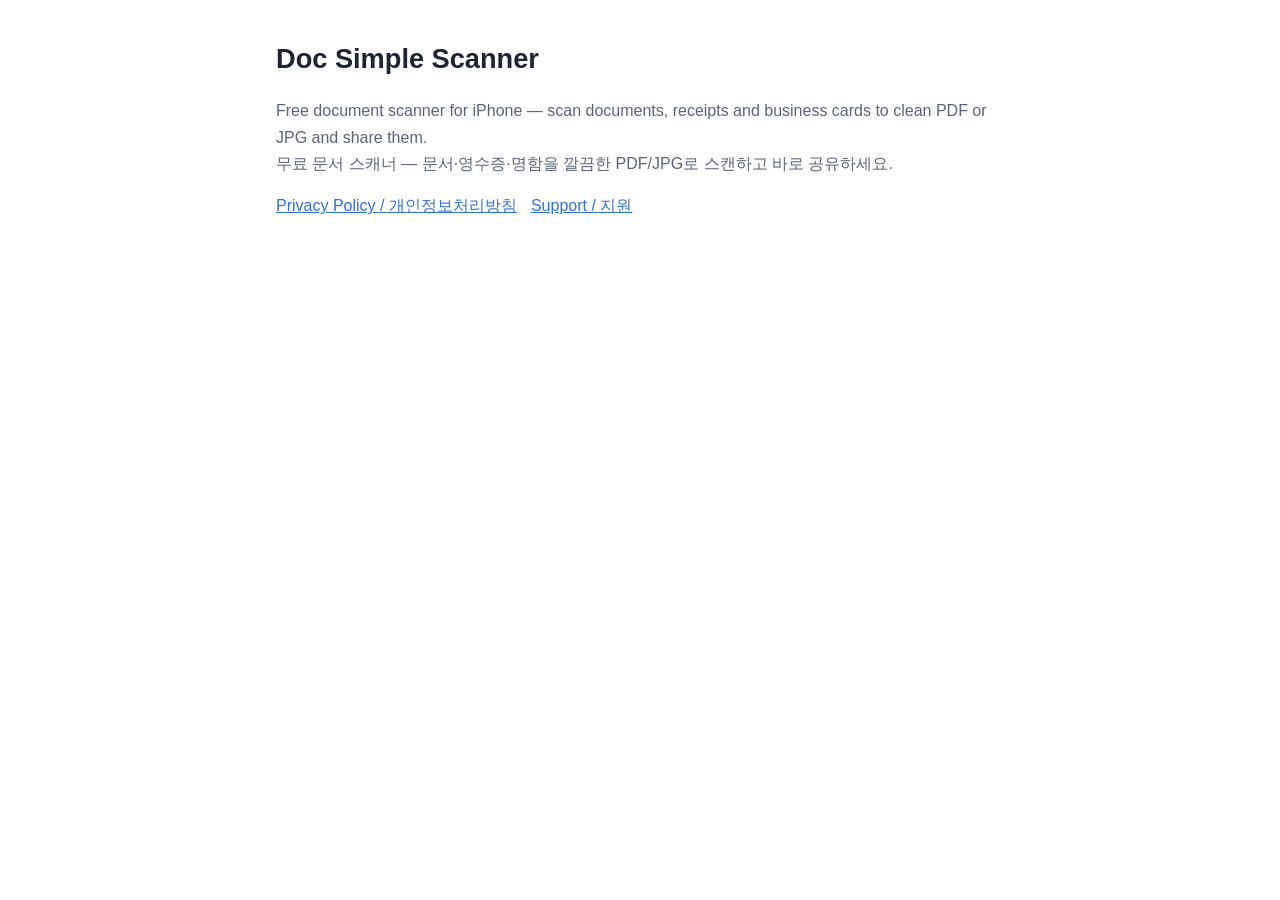
<file: index.html>
<!doctype html>
<html lang="en"><head><meta charset="utf-8"><meta name="viewport" content="width=device-width,initial-scale=1">
<title>Doc Simple Scanner</title><link rel="stylesheet" href="style.css"></head>
<body><main>
<h1>Doc Simple Scanner</h1>
<p class="muted">Free document scanner for iPhone — scan documents, receipts and business cards to clean PDF or JPG and share them.<br>무료 문서 스캐너 — 문서·영수증·명함을 깔끔한 PDF/JPG로 스캔하고 바로 공유하세요.</p>
<nav><a href="privacy.html">Privacy Policy / 개인정보처리방침</a><a href="support.html">Support / 지원</a></nav>
</main></body></html>
</file>
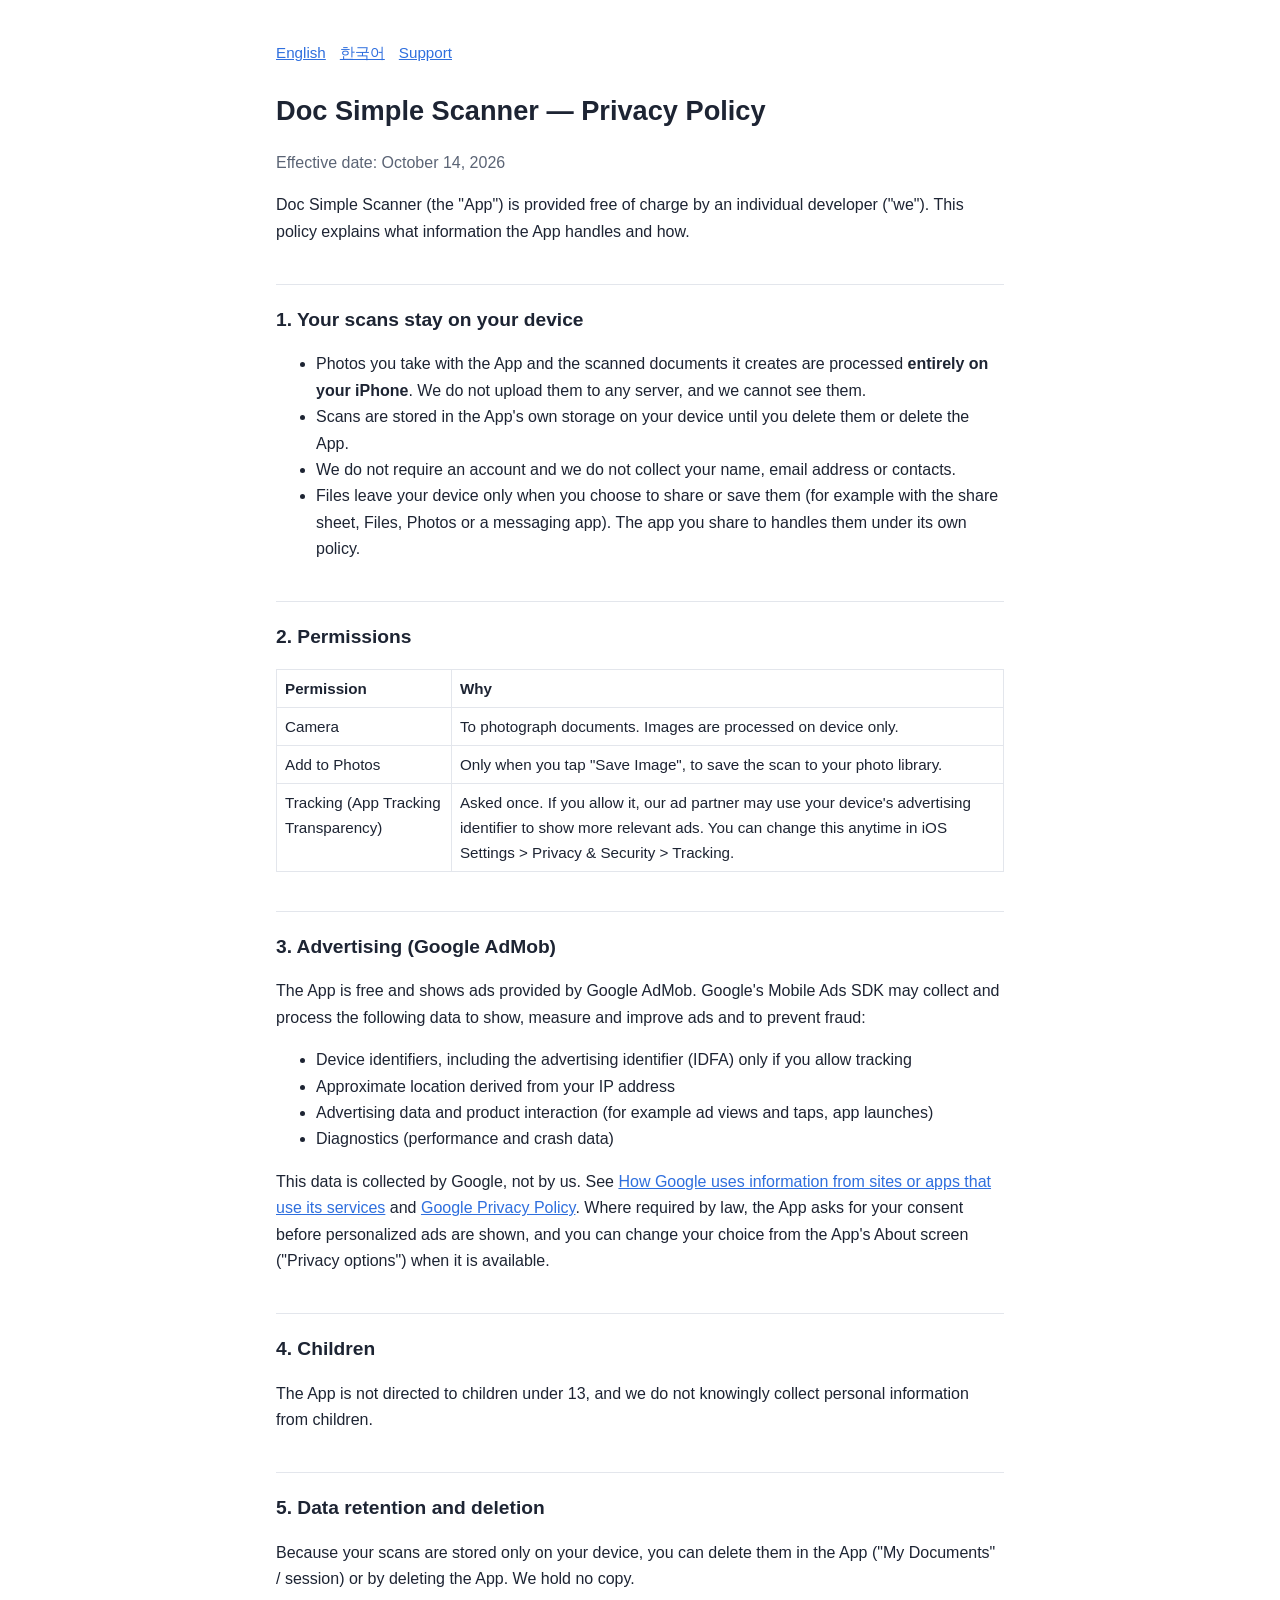
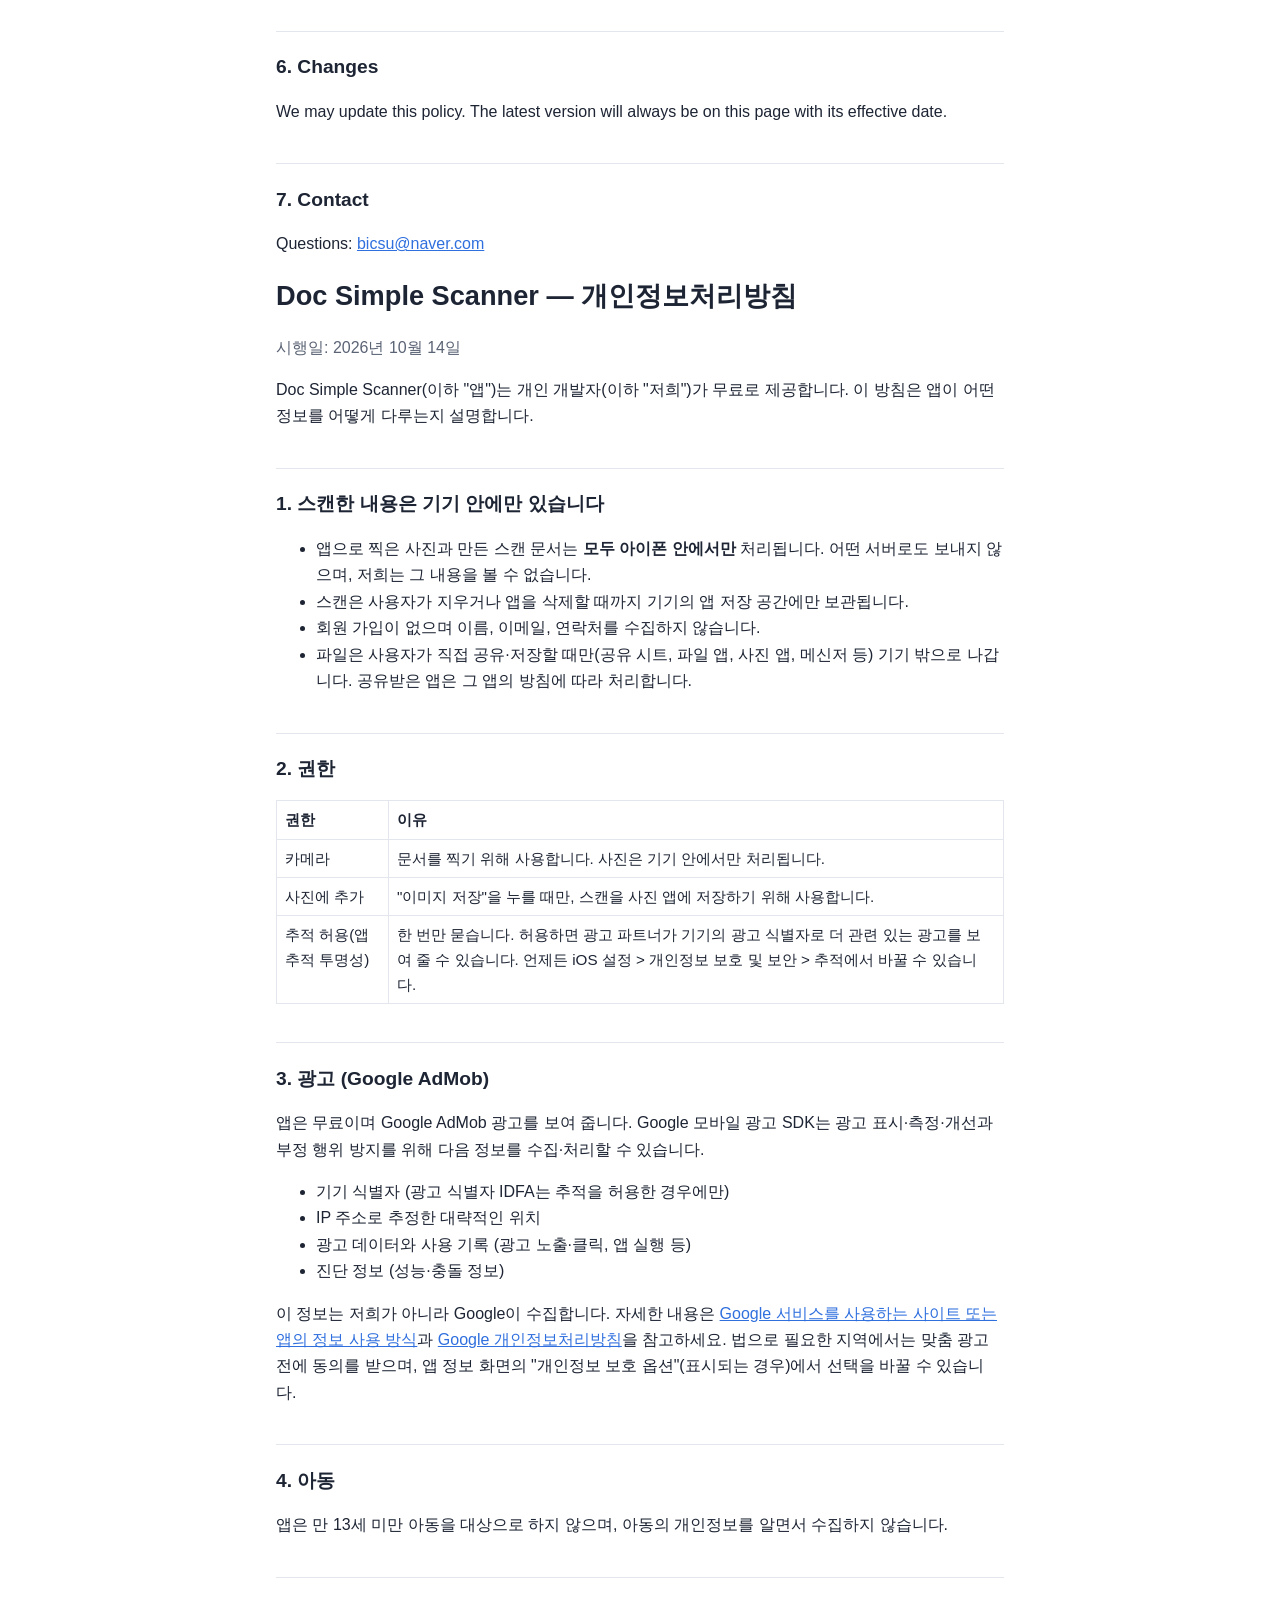
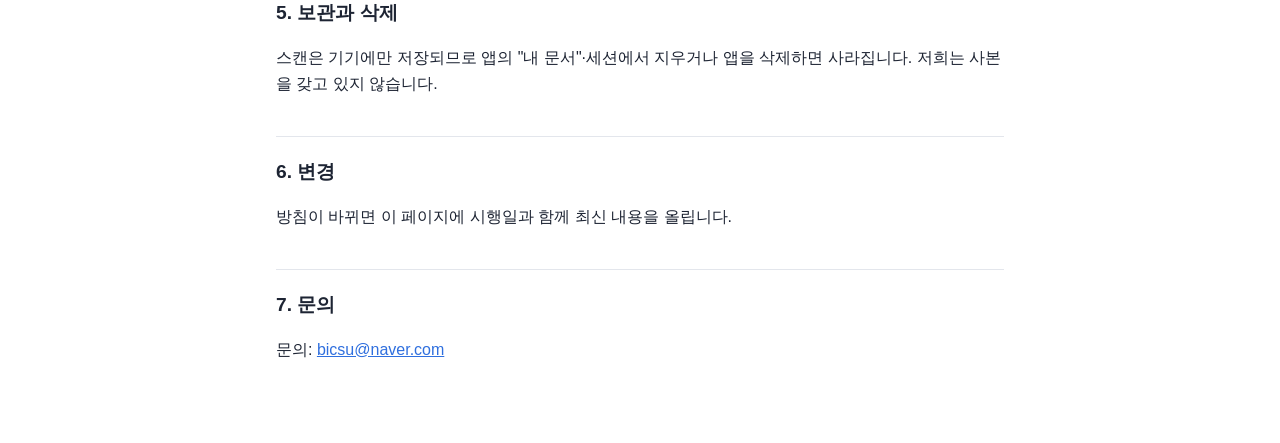
<file: privacy.html>
<!doctype html>
<html lang="en"><head><meta charset="utf-8"><meta name="viewport" content="width=device-width,initial-scale=1">
<title>Privacy Policy</title><link rel="stylesheet" href="style.css"></head>
<body><main>
<nav class="lang"><a href="#en">English</a><a href="#ko">한국어</a><a href="support.html">Support</a></nav>

<section id="en">
<h1>Doc Simple Scanner — Privacy Policy</h1>
<p class="muted">Effective date: October 14, 2026</p>

<p>Doc Simple Scanner (the "App") is provided free of charge by an individual developer ("we"). This policy explains what information the App handles and how.</p>

<h2>1. Your scans stay on your device</h2>
<ul>
<li>Photos you take with the App and the scanned documents it creates are processed <b>entirely on your iPhone</b>. We do not upload them to any server, and we cannot see them.</li>
<li>Scans are stored in the App's own storage on your device until you delete them or delete the App.</li>
<li>We do not require an account and we do not collect your name, email address or contacts.</li>
<li>Files leave your device only when you choose to share or save them (for example with the share sheet, Files, Photos or a messaging app). The app you share to handles them under its own policy.</li>
</ul>

<h2>2. Permissions</h2>
<table>
<tr><th>Permission</th><th>Why</th></tr>
<tr><td>Camera</td><td>To photograph documents. Images are processed on device only.</td></tr>
<tr><td>Add to Photos</td><td>Only when you tap "Save Image", to save the scan to your photo library.</td></tr>
<tr><td>Tracking (App Tracking Transparency)</td><td>Asked once. If you allow it, our ad partner may use your device's advertising identifier to show more relevant ads. You can change this anytime in iOS Settings &gt; Privacy &amp; Security &gt; Tracking.</td></tr>
</table>

<h2>3. Advertising (Google AdMob)</h2>
<p>The App is free and shows ads provided by Google AdMob. Google's Mobile Ads SDK may collect and process the following data to show, measure and improve ads and to prevent fraud:</p>
<ul>
<li>Device identifiers, including the advertising identifier (IDFA) only if you allow tracking</li>
<li>Approximate location derived from your IP address</li>
<li>Advertising data and product interaction (for example ad views and taps, app launches)</li>
<li>Diagnostics (performance and crash data)</li>
</ul>
<p>This data is collected by Google, not by us. See <a href="https://policies.google.com/technologies/partner-sites">How Google uses information from sites or apps that use its services</a> and <a href="https://policies.google.com/privacy">Google Privacy Policy</a>. Where required by law, the App asks for your consent before personalized ads are shown, and you can change your choice from the App's About screen ("Privacy options") when it is available.</p>

<h2>4. Children</h2>
<p>The App is not directed to children under 13, and we do not knowingly collect personal information from children.</p>

<h2>5. Data retention and deletion</h2>
<p>Because your scans are stored only on your device, you can delete them in the App ("My Documents" / session) or by deleting the App. We hold no copy.</p>

<h2>6. Changes</h2>
<p>We may update this policy. The latest version will always be on this page with its effective date.</p>

<h2>7. Contact</h2>
<p>Questions: <a href="mailto:bicsu@naver.com">bicsu@naver.com</a></p>
</section>

<section id="ko">
<h1>Doc Simple Scanner — 개인정보처리방침</h1>
<p class="muted">시행일: 2026년 10월 14일</p>

<p>Doc Simple Scanner(이하 "앱")는 개인 개발자(이하 "저희")가 무료로 제공합니다. 이 방침은 앱이 어떤 정보를 어떻게 다루는지 설명합니다.</p>

<h2>1. 스캔한 내용은 기기 안에만 있습니다</h2>
<ul>
<li>앱으로 찍은 사진과 만든 스캔 문서는 <b>모두 아이폰 안에서만</b> 처리됩니다. 어떤 서버로도 보내지 않으며, 저희는 그 내용을 볼 수 없습니다.</li>
<li>스캔은 사용자가 지우거나 앱을 삭제할 때까지 기기의 앱 저장 공간에만 보관됩니다.</li>
<li>회원 가입이 없으며 이름, 이메일, 연락처를 수집하지 않습니다.</li>
<li>파일은 사용자가 직접 공유·저장할 때만(공유 시트, 파일 앱, 사진 앱, 메신저 등) 기기 밖으로 나갑니다. 공유받은 앱은 그 앱의 방침에 따라 처리합니다.</li>
</ul>

<h2>2. 권한</h2>
<table>
<tr><th>권한</th><th>이유</th></tr>
<tr><td>카메라</td><td>문서를 찍기 위해 사용합니다. 사진은 기기 안에서만 처리됩니다.</td></tr>
<tr><td>사진에 추가</td><td>"이미지 저장"을 누를 때만, 스캔을 사진 앱에 저장하기 위해 사용합니다.</td></tr>
<tr><td>추적 허용(앱 추적 투명성)</td><td>한 번만 묻습니다. 허용하면 광고 파트너가 기기의 광고 식별자로 더 관련 있는 광고를 보여 줄 수 있습니다. 언제든 iOS 설정 &gt; 개인정보 보호 및 보안 &gt; 추적에서 바꿀 수 있습니다.</td></tr>
</table>

<h2>3. 광고 (Google AdMob)</h2>
<p>앱은 무료이며 Google AdMob 광고를 보여 줍니다. Google 모바일 광고 SDK는 광고 표시·측정·개선과 부정 행위 방지를 위해 다음 정보를 수집·처리할 수 있습니다.</p>
<ul>
<li>기기 식별자 (광고 식별자 IDFA는 추적을 허용한 경우에만)</li>
<li>IP 주소로 추정한 대략적인 위치</li>
<li>광고 데이터와 사용 기록 (광고 노출·클릭, 앱 실행 등)</li>
<li>진단 정보 (성능·충돌 정보)</li>
</ul>
<p>이 정보는 저희가 아니라 Google이 수집합니다. 자세한 내용은 <a href="https://policies.google.com/technologies/partner-sites?hl=ko">Google 서비스를 사용하는 사이트 또는 앱의 정보 사용 방식</a>과 <a href="https://policies.google.com/privacy?hl=ko">Google 개인정보처리방침</a>을 참고하세요. 법으로 필요한 지역에서는 맞춤 광고 전에 동의를 받으며, 앱 정보 화면의 "개인정보 보호 옵션"(표시되는 경우)에서 선택을 바꿀 수 있습니다.</p>

<h2>4. 아동</h2>
<p>앱은 만 13세 미만 아동을 대상으로 하지 않으며, 아동의 개인정보를 알면서 수집하지 않습니다.</p>

<h2>5. 보관과 삭제</h2>
<p>스캔은 기기에만 저장되므로 앱의 "내 문서"·세션에서 지우거나 앱을 삭제하면 사라집니다. 저희는 사본을 갖고 있지 않습니다.</p>

<h2>6. 변경</h2>
<p>방침이 바뀌면 이 페이지에 시행일과 함께 최신 내용을 올립니다.</p>

<h2>7. 문의</h2>
<p>문의: <a href="mailto:bicsu@naver.com">bicsu@naver.com</a></p>
</section>
</main></body></html>
</file>
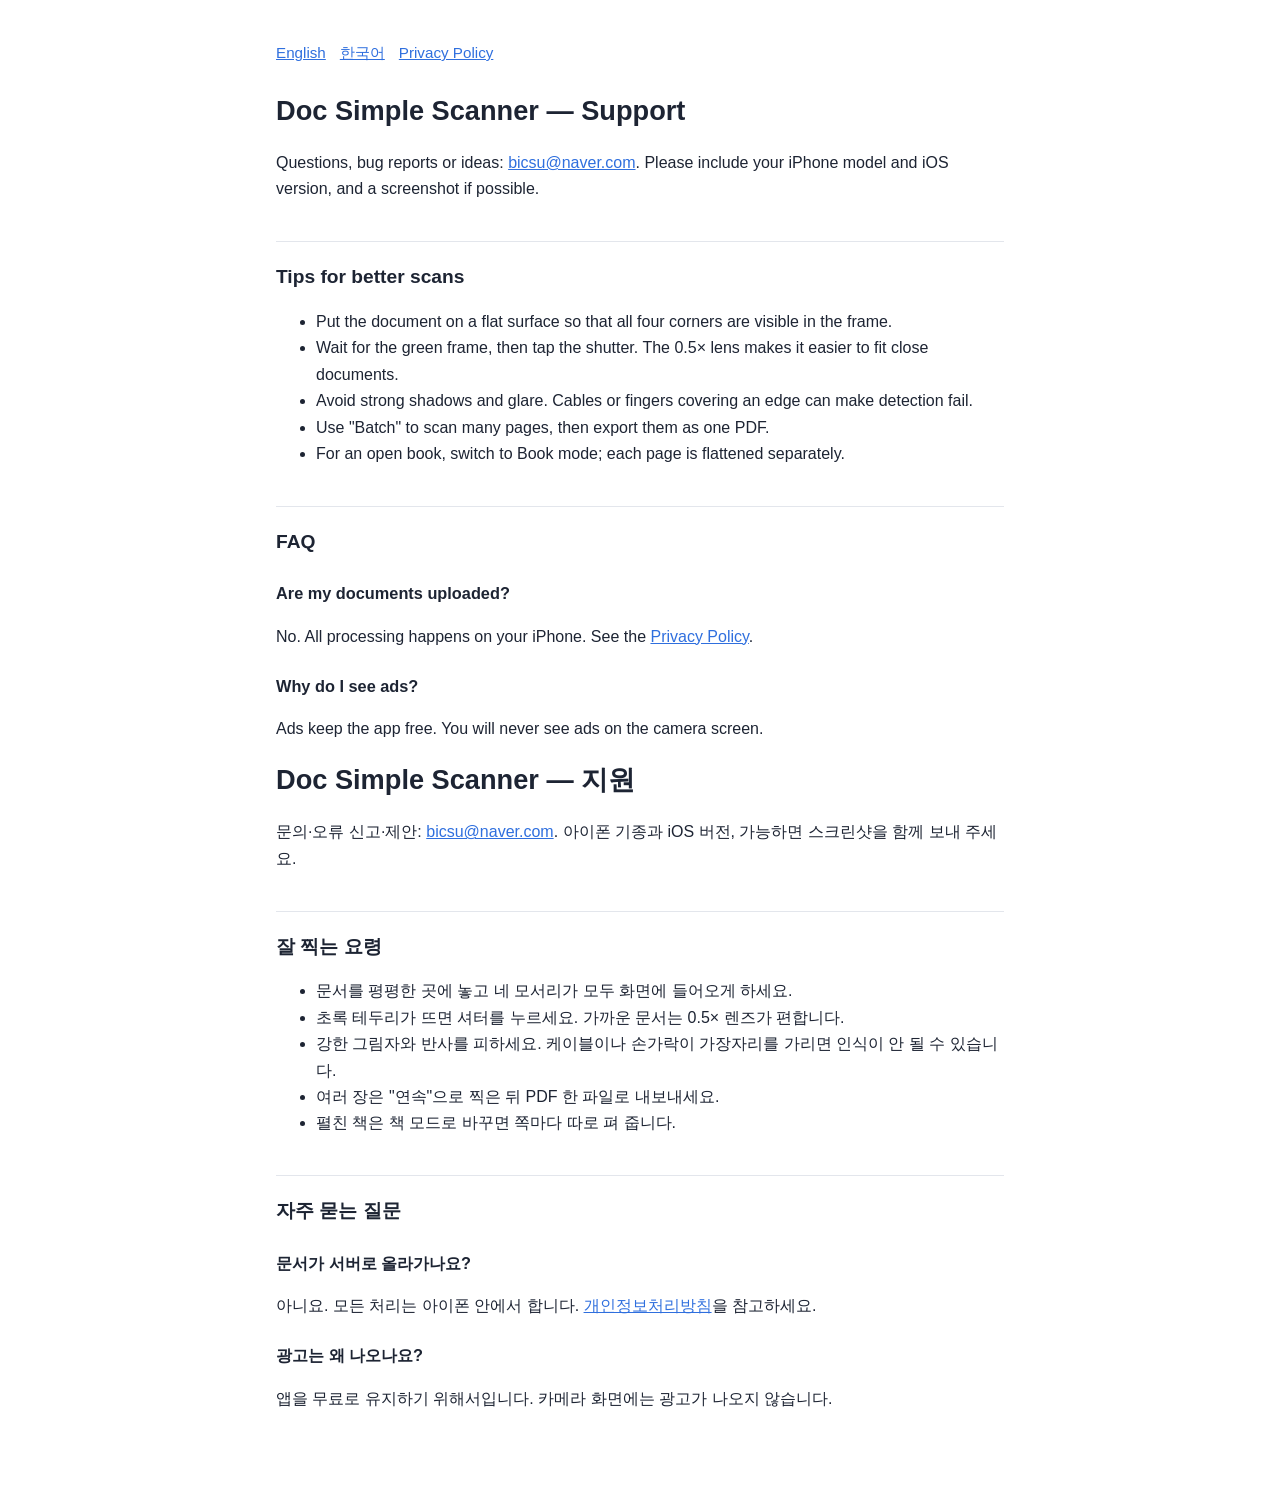
<file: support.html>
<!doctype html>
<html lang="en"><head><meta charset="utf-8"><meta name="viewport" content="width=device-width,initial-scale=1">
<title>Support</title><link rel="stylesheet" href="style.css"></head>
<body><main>
<nav class="lang"><a href="#en">English</a><a href="#ko">한국어</a><a href="privacy.html">Privacy Policy</a></nav>

<section id="en">
<h1>Doc Simple Scanner — Support</h1>
<p>Questions, bug reports or ideas: <a href="mailto:bicsu@naver.com">bicsu@naver.com</a>. Please include your iPhone model and iOS version, and a screenshot if possible.</p>
<h2>Tips for better scans</h2>
<ul>
<li>Put the document on a flat surface so that all four corners are visible in the frame.</li>
<li>Wait for the green frame, then tap the shutter. The 0.5× lens makes it easier to fit close documents.</li>
<li>Avoid strong shadows and glare. Cables or fingers covering an edge can make detection fail.</li>
<li>Use "Batch" to scan many pages, then export them as one PDF.</li>
<li>For an open book, switch to Book mode; each page is flattened separately.</li>
</ul>
<h2>FAQ</h2>
<h3>Are my documents uploaded?</h3><p>No. All processing happens on your iPhone. See the <a href="privacy.html">Privacy Policy</a>.</p>
<h3>Why do I see ads?</h3><p>Ads keep the app free. You will never see ads on the camera screen.</p>
</section>

<section id="ko">
<h1>Doc Simple Scanner — 지원</h1>
<p>문의·오류 신고·제안: <a href="mailto:bicsu@naver.com">bicsu@naver.com</a>. 아이폰 기종과 iOS 버전, 가능하면 스크린샷을 함께 보내 주세요.</p>
<h2>잘 찍는 요령</h2>
<ul>
<li>문서를 평평한 곳에 놓고 네 모서리가 모두 화면에 들어오게 하세요.</li>
<li>초록 테두리가 뜨면 셔터를 누르세요. 가까운 문서는 0.5× 렌즈가 편합니다.</li>
<li>강한 그림자와 반사를 피하세요. 케이블이나 손가락이 가장자리를 가리면 인식이 안 될 수 있습니다.</li>
<li>여러 장은 "연속"으로 찍은 뒤 PDF 한 파일로 내보내세요.</li>
<li>펼친 책은 책 모드로 바꾸면 쪽마다 따로 펴 줍니다.</li>
</ul>
<h2>자주 묻는 질문</h2>
<h3>문서가 서버로 올라가나요?</h3><p>아니요. 모든 처리는 아이폰 안에서 합니다. <a href="privacy.html">개인정보처리방침</a>을 참고하세요.</p>
<h3>광고는 왜 나오나요?</h3><p>앱을 무료로 유지하기 위해서입니다. 카메라 화면에는 광고가 나오지 않습니다.</p>
</section>
</main></body></html>
</file>
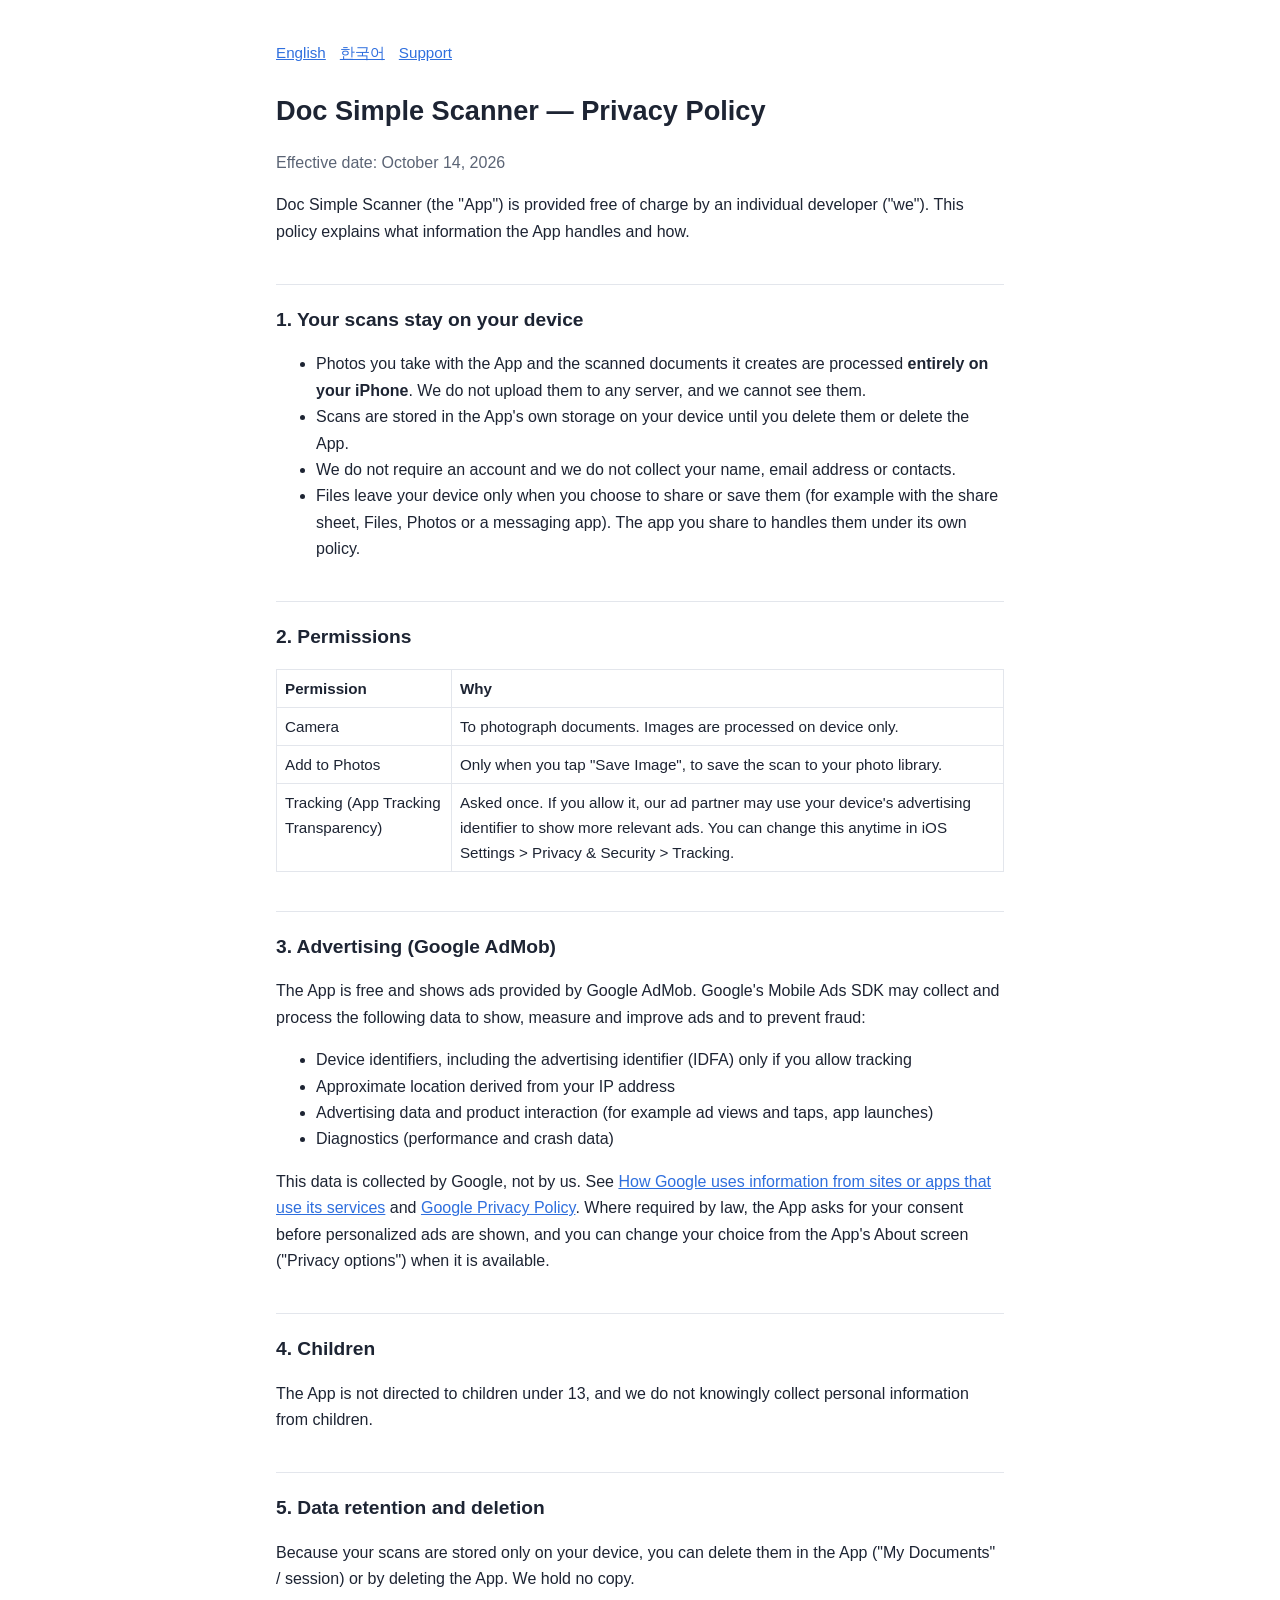
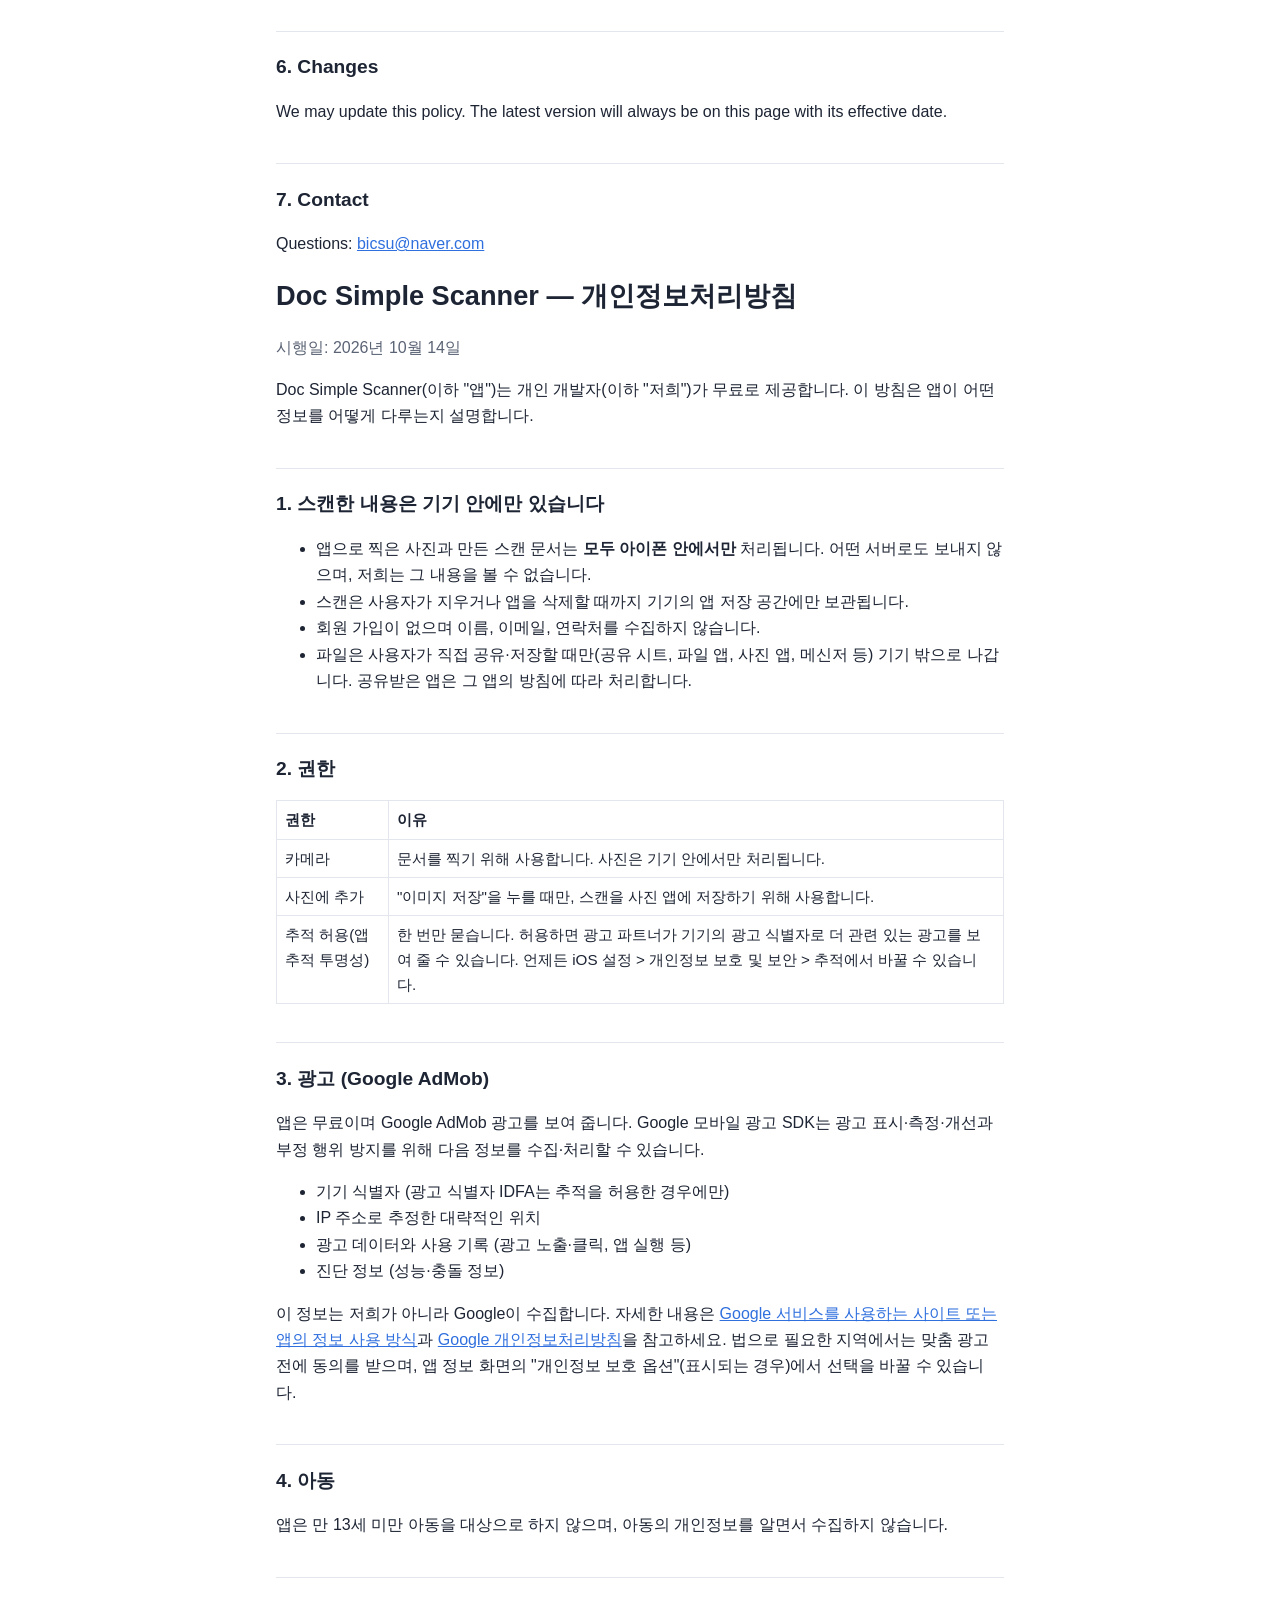
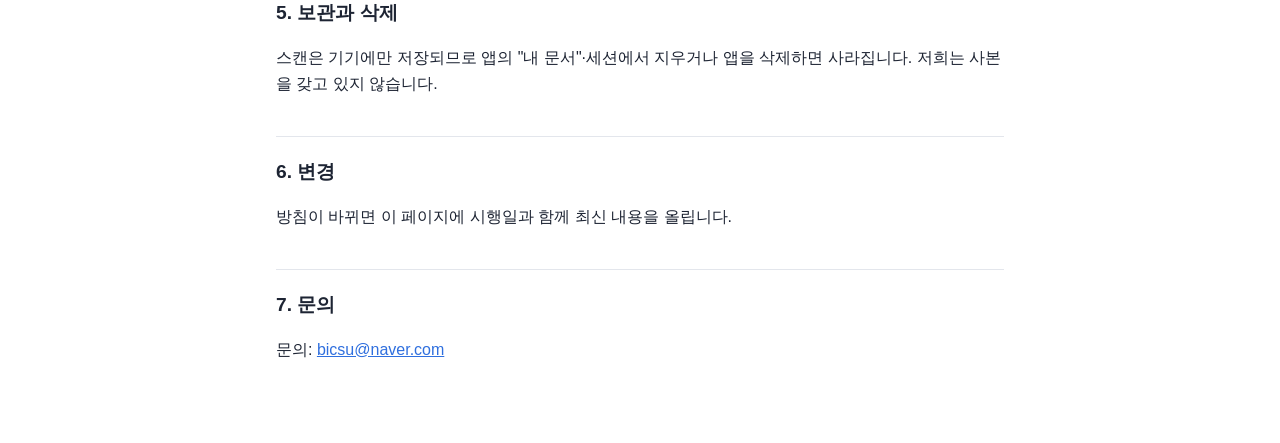
<file: docsimplescanner/privacy.html>
<!doctype html>
<html lang="en"><head><meta charset="utf-8"><meta name="viewport" content="width=device-width,initial-scale=1">
<title>Privacy Policy</title><link rel="stylesheet" href="../style.css"></head>
<body><main>
<nav class="lang"><a href="#en">English</a><a href="#ko">한국어</a><a href="support.html">Support</a></nav>

<section id="en">
<h1>Doc Simple Scanner — Privacy Policy</h1>
<p class="muted">Effective date: October 14, 2026</p>

<p>Doc Simple Scanner (the "App") is provided free of charge by an individual developer ("we"). This policy explains what information the App handles and how.</p>

<h2>1. Your scans stay on your device</h2>
<ul>
<li>Photos you take with the App and the scanned documents it creates are processed <b>entirely on your iPhone</b>. We do not upload them to any server, and we cannot see them.</li>
<li>Scans are stored in the App's own storage on your device until you delete them or delete the App.</li>
<li>We do not require an account and we do not collect your name, email address or contacts.</li>
<li>Files leave your device only when you choose to share or save them (for example with the share sheet, Files, Photos or a messaging app). The app you share to handles them under its own policy.</li>
</ul>

<h2>2. Permissions</h2>
<table>
<tr><th>Permission</th><th>Why</th></tr>
<tr><td>Camera</td><td>To photograph documents. Images are processed on device only.</td></tr>
<tr><td>Add to Photos</td><td>Only when you tap "Save Image", to save the scan to your photo library.</td></tr>
<tr><td>Tracking (App Tracking Transparency)</td><td>Asked once. If you allow it, our ad partner may use your device's advertising identifier to show more relevant ads. You can change this anytime in iOS Settings &gt; Privacy &amp; Security &gt; Tracking.</td></tr>
</table>

<h2>3. Advertising (Google AdMob)</h2>
<p>The App is free and shows ads provided by Google AdMob. Google's Mobile Ads SDK may collect and process the following data to show, measure and improve ads and to prevent fraud:</p>
<ul>
<li>Device identifiers, including the advertising identifier (IDFA) only if you allow tracking</li>
<li>Approximate location derived from your IP address</li>
<li>Advertising data and product interaction (for example ad views and taps, app launches)</li>
<li>Diagnostics (performance and crash data)</li>
</ul>
<p>This data is collected by Google, not by us. See <a href="https://policies.google.com/technologies/partner-sites">How Google uses information from sites or apps that use its services</a> and <a href="https://policies.google.com/privacy">Google Privacy Policy</a>. Where required by law, the App asks for your consent before personalized ads are shown, and you can change your choice from the App's About screen ("Privacy options") when it is available.</p>

<h2>4. Children</h2>
<p>The App is not directed to children under 13, and we do not knowingly collect personal information from children.</p>

<h2>5. Data retention and deletion</h2>
<p>Because your scans are stored only on your device, you can delete them in the App ("My Documents" / session) or by deleting the App. We hold no copy.</p>

<h2>6. Changes</h2>
<p>We may update this policy. The latest version will always be on this page with its effective date.</p>

<h2>7. Contact</h2>
<p>Questions: <a href="mailto:bicsu@naver.com">bicsu@naver.com</a></p>
</section>

<section id="ko">
<h1>Doc Simple Scanner — 개인정보처리방침</h1>
<p class="muted">시행일: 2026년 10월 14일</p>

<p>Doc Simple Scanner(이하 "앱")는 개인 개발자(이하 "저희")가 무료로 제공합니다. 이 방침은 앱이 어떤 정보를 어떻게 다루는지 설명합니다.</p>

<h2>1. 스캔한 내용은 기기 안에만 있습니다</h2>
<ul>
<li>앱으로 찍은 사진과 만든 스캔 문서는 <b>모두 아이폰 안에서만</b> 처리됩니다. 어떤 서버로도 보내지 않으며, 저희는 그 내용을 볼 수 없습니다.</li>
<li>스캔은 사용자가 지우거나 앱을 삭제할 때까지 기기의 앱 저장 공간에만 보관됩니다.</li>
<li>회원 가입이 없으며 이름, 이메일, 연락처를 수집하지 않습니다.</li>
<li>파일은 사용자가 직접 공유·저장할 때만(공유 시트, 파일 앱, 사진 앱, 메신저 등) 기기 밖으로 나갑니다. 공유받은 앱은 그 앱의 방침에 따라 처리합니다.</li>
</ul>

<h2>2. 권한</h2>
<table>
<tr><th>권한</th><th>이유</th></tr>
<tr><td>카메라</td><td>문서를 찍기 위해 사용합니다. 사진은 기기 안에서만 처리됩니다.</td></tr>
<tr><td>사진에 추가</td><td>"이미지 저장"을 누를 때만, 스캔을 사진 앱에 저장하기 위해 사용합니다.</td></tr>
<tr><td>추적 허용(앱 추적 투명성)</td><td>한 번만 묻습니다. 허용하면 광고 파트너가 기기의 광고 식별자로 더 관련 있는 광고를 보여 줄 수 있습니다. 언제든 iOS 설정 &gt; 개인정보 보호 및 보안 &gt; 추적에서 바꿀 수 있습니다.</td></tr>
</table>

<h2>3. 광고 (Google AdMob)</h2>
<p>앱은 무료이며 Google AdMob 광고를 보여 줍니다. Google 모바일 광고 SDK는 광고 표시·측정·개선과 부정 행위 방지를 위해 다음 정보를 수집·처리할 수 있습니다.</p>
<ul>
<li>기기 식별자 (광고 식별자 IDFA는 추적을 허용한 경우에만)</li>
<li>IP 주소로 추정한 대략적인 위치</li>
<li>광고 데이터와 사용 기록 (광고 노출·클릭, 앱 실행 등)</li>
<li>진단 정보 (성능·충돌 정보)</li>
</ul>
<p>이 정보는 저희가 아니라 Google이 수집합니다. 자세한 내용은 <a href="https://policies.google.com/technologies/partner-sites?hl=ko">Google 서비스를 사용하는 사이트 또는 앱의 정보 사용 방식</a>과 <a href="https://policies.google.com/privacy?hl=ko">Google 개인정보처리방침</a>을 참고하세요. 법으로 필요한 지역에서는 맞춤 광고 전에 동의를 받으며, 앱 정보 화면의 "개인정보 보호 옵션"(표시되는 경우)에서 선택을 바꿀 수 있습니다.</p>

<h2>4. 아동</h2>
<p>앱은 만 13세 미만 아동을 대상으로 하지 않으며, 아동의 개인정보를 알면서 수집하지 않습니다.</p>

<h2>5. 보관과 삭제</h2>
<p>스캔은 기기에만 저장되므로 앱의 "내 문서"·세션에서 지우거나 앱을 삭제하면 사라집니다. 저희는 사본을 갖고 있지 않습니다.</p>

<h2>6. 변경</h2>
<p>방침이 바뀌면 이 페이지에 시행일과 함께 최신 내용을 올립니다.</p>

<h2>7. 문의</h2>
<p>문의: <a href="mailto:bicsu@naver.com">bicsu@naver.com</a></p>
</section>
</main></body></html>
</file>
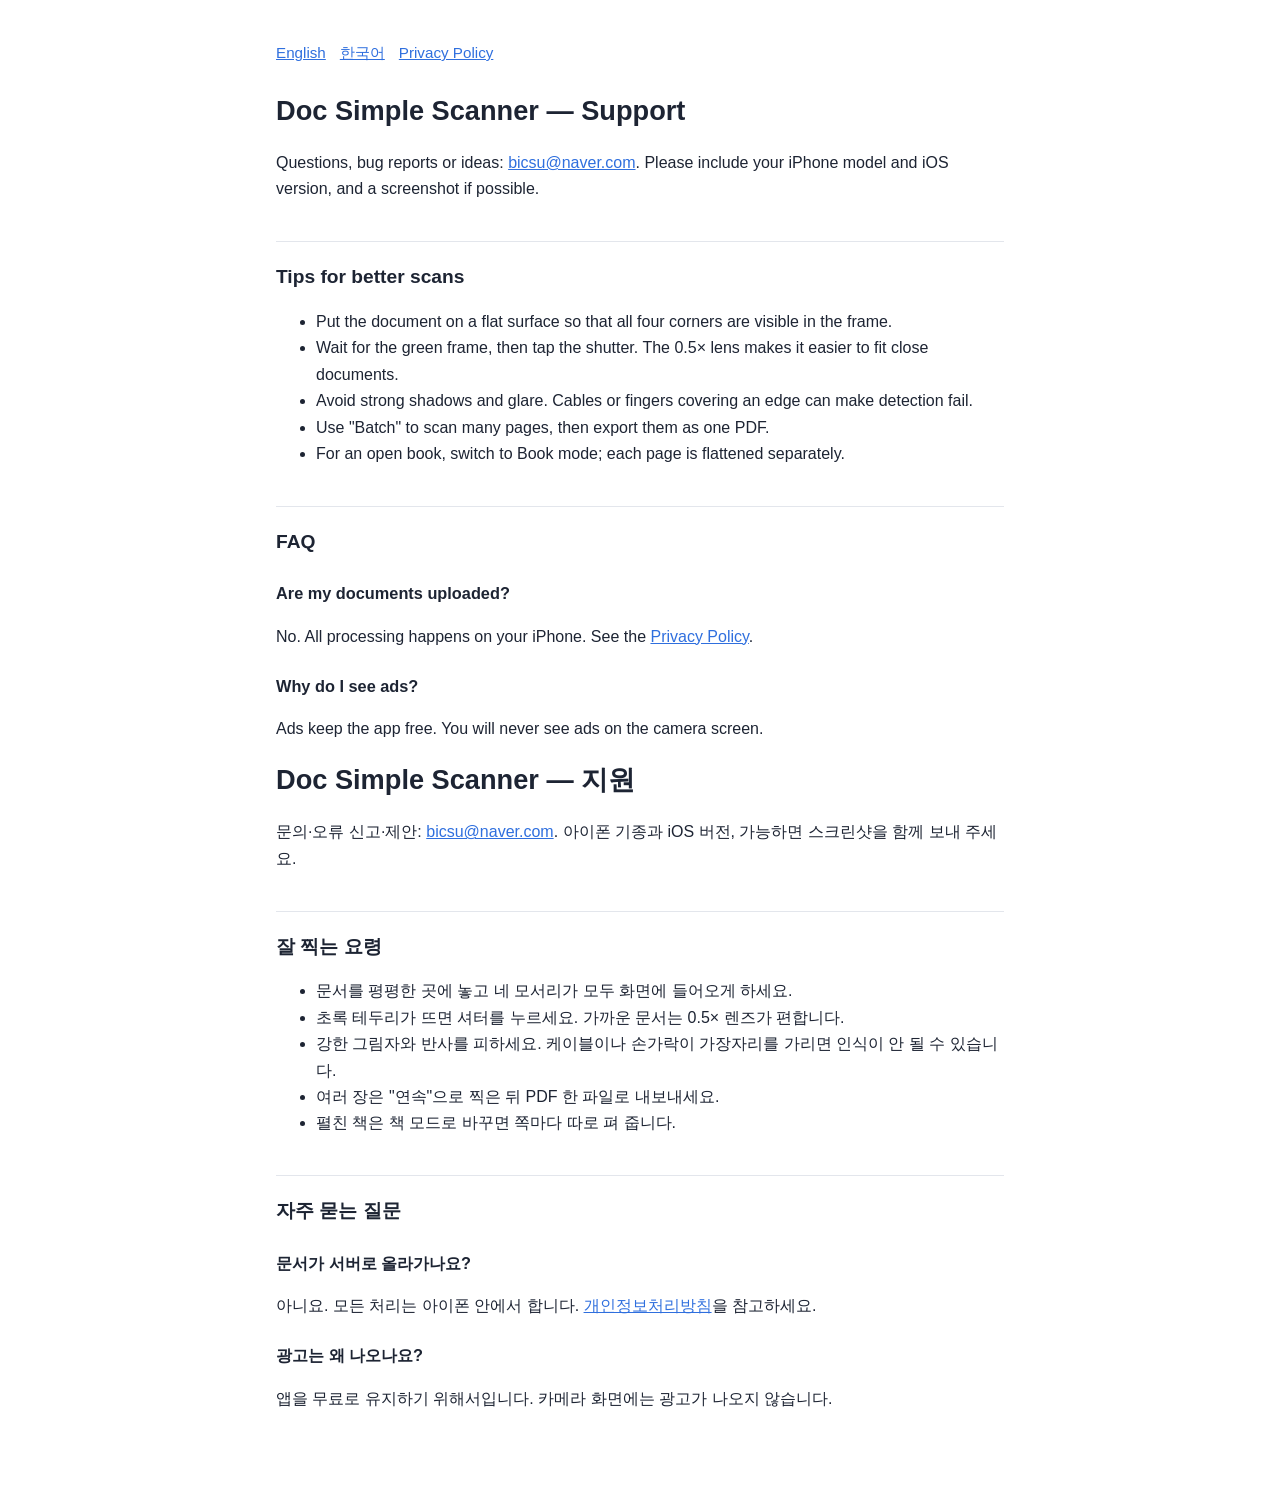
<file: docsimplescanner/support.html>
<!doctype html>
<html lang="en"><head><meta charset="utf-8"><meta name="viewport" content="width=device-width,initial-scale=1">
<title>Support</title><link rel="stylesheet" href="../style.css"></head>
<body><main>
<nav class="lang"><a href="#en">English</a><a href="#ko">한국어</a><a href="privacy.html">Privacy Policy</a></nav>

<section id="en">
<h1>Doc Simple Scanner — Support</h1>
<p>Questions, bug reports or ideas: <a href="mailto:bicsu@naver.com">bicsu@naver.com</a>. Please include your iPhone model and iOS version, and a screenshot if possible.</p>
<h2>Tips for better scans</h2>
<ul>
<li>Put the document on a flat surface so that all four corners are visible in the frame.</li>
<li>Wait for the green frame, then tap the shutter. The 0.5× lens makes it easier to fit close documents.</li>
<li>Avoid strong shadows and glare. Cables or fingers covering an edge can make detection fail.</li>
<li>Use "Batch" to scan many pages, then export them as one PDF.</li>
<li>For an open book, switch to Book mode; each page is flattened separately.</li>
</ul>
<h2>FAQ</h2>
<h3>Are my documents uploaded?</h3><p>No. All processing happens on your iPhone. See the <a href="privacy.html">Privacy Policy</a>.</p>
<h3>Why do I see ads?</h3><p>Ads keep the app free. You will never see ads on the camera screen.</p>
</section>

<section id="ko">
<h1>Doc Simple Scanner — 지원</h1>
<p>문의·오류 신고·제안: <a href="mailto:bicsu@naver.com">bicsu@naver.com</a>. 아이폰 기종과 iOS 버전, 가능하면 스크린샷을 함께 보내 주세요.</p>
<h2>잘 찍는 요령</h2>
<ul>
<li>문서를 평평한 곳에 놓고 네 모서리가 모두 화면에 들어오게 하세요.</li>
<li>초록 테두리가 뜨면 셔터를 누르세요. 가까운 문서는 0.5× 렌즈가 편합니다.</li>
<li>강한 그림자와 반사를 피하세요. 케이블이나 손가락이 가장자리를 가리면 인식이 안 될 수 있습니다.</li>
<li>여러 장은 "연속"으로 찍은 뒤 PDF 한 파일로 내보내세요.</li>
<li>펼친 책은 책 모드로 바꾸면 쪽마다 따로 펴 줍니다.</li>
</ul>
<h2>자주 묻는 질문</h2>
<h3>문서가 서버로 올라가나요?</h3><p>아니요. 모든 처리는 아이폰 안에서 합니다. <a href="privacy.html">개인정보처리방침</a>을 참고하세요.</p>
<h3>광고는 왜 나오나요?</h3><p>앱을 무료로 유지하기 위해서입니다. 카메라 화면에는 광고가 나오지 않습니다.</p>
</section>
</main></body></html>
</file>
<file: style.css>
:root{--bg:#ffffff;--fg:#1d2433;--muted:#5b6475;--line:#e3e6ec;--accent:#2f6fde}
@media (prefers-color-scheme:dark){:root{--bg:#14171d;--fg:#e8eaee;--muted:#9aa3b2;--line:#2a2f38;--accent:#7aa7ff}}
*{box-sizing:border-box}
body{margin:0;background:var(--bg);color:var(--fg);font:16px/1.65 -apple-system,BlinkMacSystemFont,"Apple SD Gothic Neo","Segoe UI",Roboto,sans-serif}
main{max-width:760px;margin:0 auto;padding:32px 16px 64px}
h1{font-size:1.7rem;margin:.2em 0 .1em}h2{font-size:1.2rem;margin-top:2em;border-top:1px solid var(--line);padding-top:1em}h3{font-size:1.02rem;margin-top:1.4em}
a{color:var(--accent)}.muted{color:var(--muted)}nav{margin:8px 0 24px}nav a{margin-right:14px}
table{border-collapse:collapse;width:100%;font-size:.95rem}td,th{border:1px solid var(--line);padding:6px 8px;text-align:left;vertical-align:top}
.lang{font-size:.95rem}
</file>
